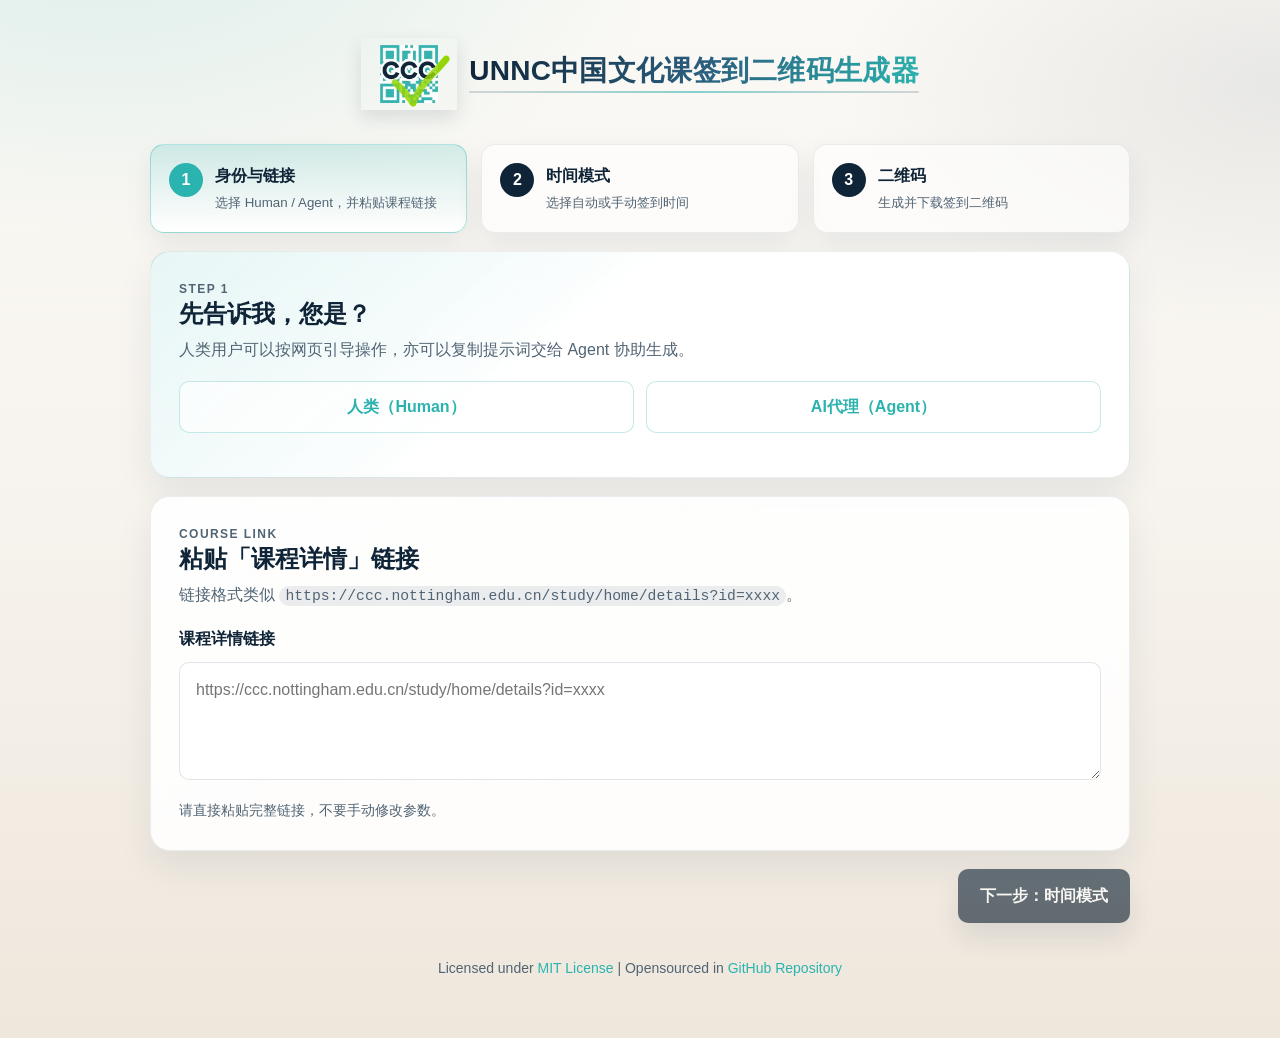
<file: public/index.html>
<!DOCTYPE html>
<html lang="zh-CN">
<head>
  <meta charset="UTF-8" />
  <meta name="viewport" content="width=device-width, initial-scale=1.0" />
  <meta name="description" content="UNNC中国文化课签到二维码生成器 - 三步生成签到二维码" />
  <meta http-equiv="X-UA-Compatible" content="IE=edge" />
  <meta name="theme-color" content="#0f2437" />
  <title>步骤 1 | UNNC中国文化课签到二维码生成器</title>
  <link rel="preload" href="ccc-small.webp" as="image" type="image/webp" />
  <link rel="icon" type="image/svg+xml" href="favicon.svg" />
  <link rel="modulepreload" href="scripts/wizard.js" />
  <link rel="prefetch" href="time.html" />
  <link rel="stylesheet" href="styles.css" />
</head>
<body>
  <div class="page-shell">
    <header class="site-header">
      <h1>
        <img src="ccc-small.webp" alt="CCC Logo" class="logo" loading="eager" fetchpriority="high" width="200" height="150" />
        <span class="site-title-text">UNNC中国文化课签到二维码生成器</span>
      </h1>
    </header>

    <main class="wizard-layout">
      <section class="stepper" aria-label="步骤进度">
        <article class="step-card is-active" aria-current="step" data-step="1">
          <span class="step-number">1</span>
          <div>
            <strong>身份与链接</strong>
            <small>选择 Human / Agent，并粘贴课程链接</small>
          </div>
        </article>
        <article class="step-card" data-step="2">
          <span class="step-number">2</span>
          <div>
            <strong>时间模式</strong>
            <small>选择自动或手动签到时间</small>
          </div>
        </article>
        <article class="step-card" data-step="3">
          <span class="step-number">3</span>
          <div>
            <strong>二维码</strong>
            <small>生成并下载签到二维码</small>
          </div>
        </article>
      </section>

      <section class="panel hero-panel">
        <div class="panel-header">
          <p class="panel-kicker">Step 1</p>
          <h2>先告诉我，您是？</h2>
          <p>人类用户可以按网页引导操作，亦可以复制提示词交给 Agent 协助生成。</p>
        </div>

        <div class="identity-buttons" role="tablist" aria-label="身份选择">
          <button type="button" class="identity-btn" data-identity="human">人类（Human）</button>
          <button type="button" class="identity-btn" id="agentBtn" data-identity="agent">AI代理（Agent）</button>
        </div>

        <div class="identity-content" id="humanContent" hidden>
          <ul class="guide-list">
            <li>最佳签到时间窗口通常是课程结束前 10 分钟到课程结束时刻，例如 20:00 下课时，可优先考虑 19:50 到 20:00。</li>
            <li>先确认网络环境处于 <code>eduroam / UNNC-Living / UNNC_IPSec VPN</code> 之一。</li>
            <li>用手机浏览器（如Safari）打开 <a href="https://ccc.nottingham.edu.cn/study/" target="_blank" rel="noopener noreferrer">CCC课程页面</a>，不要用微信内置浏览器。</li>
            <li>找到要签到的课程，长按“查看详情”，选择“复制链接地址”。</li>
            <li>把完整链接粘贴到下方输入框后，进入下一步选择时间模式。</li>
            <li>不会操作时，可以点 <a href="#" class="agent-link" rel="noopener noreferrer">AI代理</a>，把提示词发给你的 Agent。</li>
          </ul>
        </div>

        <div class="identity-content" id="agentContent" hidden>
          <div class="agent-command">
            <span class="agent-text">Please read the instruction in "https://ccc.byron.wang/agent.md" and assist the user to generate the QR code.</span>
            <button type="button" class="copy-btn" id="copyAgentText">复制</button>
          </div>
          <p class="agent-hint">把这句话粘贴给你的 AI Agent，TA 会继续引导你完成后续步骤。</p>
        </div>
      </section>

      <section class="panel">
        <div class="panel-header">
          <p class="panel-kicker">Course Link</p>
          <h2>粘贴「课程详情」链接</h2>
          <p>链接格式类似 <code>https://ccc.nottingham.edu.cn/study/home/details?id=xxxx</code>。</p>
        </div>

        <label class="form-label" for="urlInput">课程详情链接</label>
        <textarea id="urlInput" placeholder="https://ccc.nottingham.edu.cn/study/home/details?id=xxxx" aria-label="课程详情链接输入框"></textarea>
        <p class="input-help">请直接粘贴完整链接，不要手动修改参数。</p>
      </section>

      <div class="actions actions-end">
        <button type="button" id="nextBtn" class="button-primary">下一步：时间模式</button>
      </div>
    </main>

    <footer class="site-footer">
      <p>
        Licensed under <a href="LICENSE" target="_blank" rel="noopener noreferrer">MIT License</a> |
        Opensourced in <a href="https://github.com/byronwang2005/CCC-Attendance" target="_blank" rel="noopener noreferrer">GitHub Repository</a>
      </p>
    </footer>

    <div id="toast" class="toast" role="alert" aria-live="polite"></div>
  </div>

  <script type="module" src="scripts/index.js"></script>
</body>
</html>
</file>
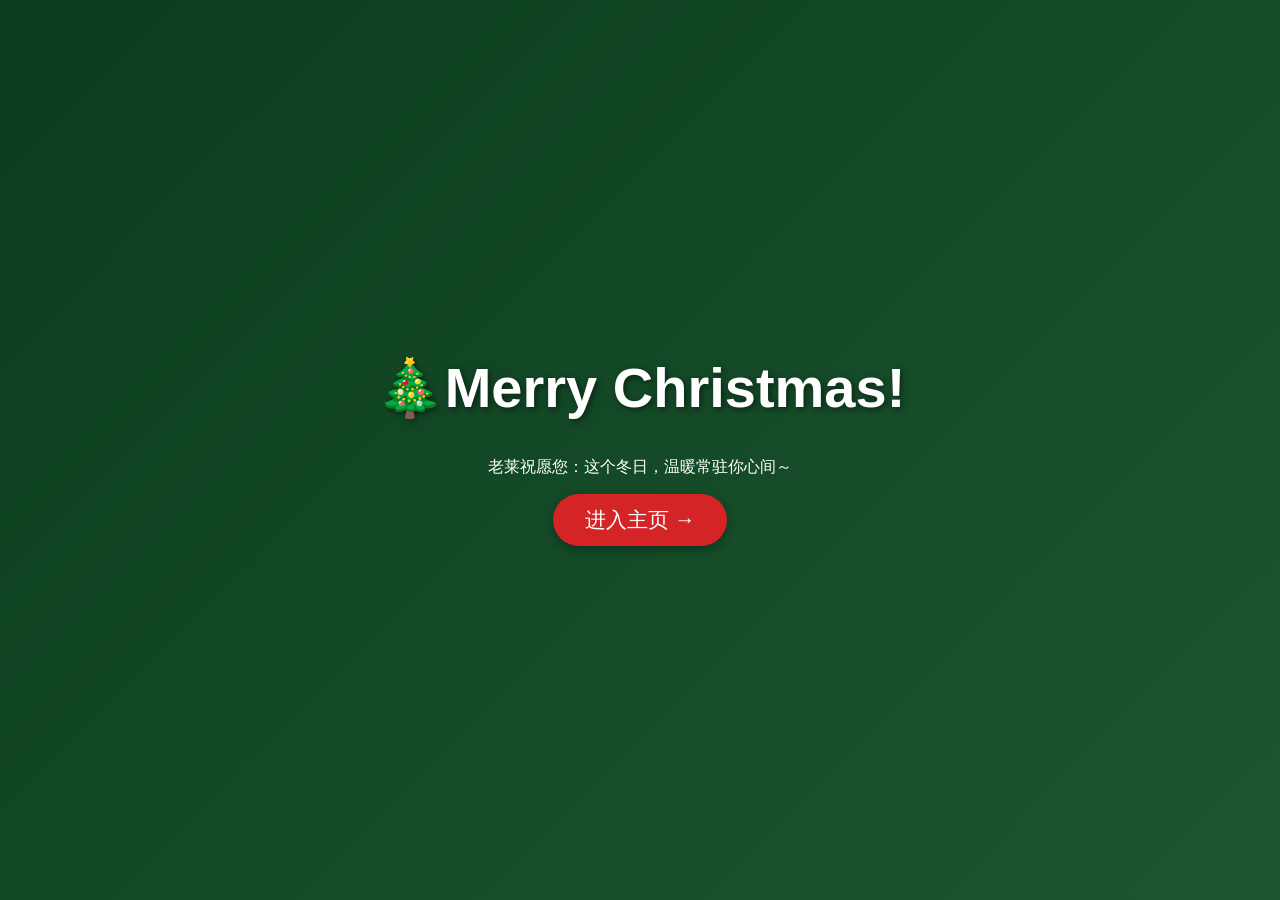
<file: public/christmas-temp.html>
<!DOCTYPE html>
<html lang="zh">
<head>
  <meta charset="UTF-8">
  <meta name="viewport" content="width=device-width, initial-scale=1.0">
  <title>UNNC中国文化课签到二维码生成器</title>
  <link rel="icon" type="image/svg" href="public/favicon.svg">
  <style>
    body {
      margin: 0;
      height: 100vh;
      display: flex;
      flex-direction: column;
      justify-content: center;
      align-items: center;
      background: linear-gradient(135deg, #0a3d1e, #1e5631);
      color: white;
      font-family: "Arial", sans-serif;
      text-align: center;
      overflow: hidden;
    }
    .snow {
      position: fixed;
      top: -10px;
      z-index: -1;
    }
    h1 {
      font-size: 3.5em;
      margin: 0 0 20px;
      text-shadow: 2px 2px 6px rgba(0,0,0,0.5);
    }
    .btn {
      padding: 12px 32px;
      font-size: 1.3em;
      background: #d42426;
      color: white;
      border: none;
      border-radius: 50px;
      cursor: pointer;
      transition: all 0.3s;
      box-shadow: 0 4px 10px rgba(0,0,0,0.3);
    }
    .btn:hover {
      background: #f04e4f;
      transform: scale(1.05);
    }
  </style>
</head>
<body>
  <div class="snow" id="snow"></div>

  <h1>🎄Merry Christmas!</h1>
  <p>老莱祝愿您：<span id="blessing"></span></p>
  <script>
  document.addEventListener('DOMContentLoaded', () => {
    const blessings = ["这个冬日，温暖常驻你心间～",
                       "有爱可依，有光可循～",
                       "过去一年的奔波有所回响～",
                       "新岁的希望悄然生长～",
                       "平安喜乐，不止今日～",
                       "被善意环绕，与所爱之人共享欢笑～",
                       "在股市低吸高抛，吃炸吃穿吃麻木～",
                       "炉火噼啪，茶杯蒸腾，窗外或许有雪，屋内一定有你牵挂的人~",
                       "被熟悉的笑声治愈，被柔软的时光包裹——冬安，人安，心安~",
                       "像姜饼人一样被用心烘焙，像圣诞树顶星一样被温柔托举，像拆礼物的孩子一样，永远对明天怀有期待~",
                       "有留白，有回响，有值得珍藏的小确幸~",
                       "冬至一阳生，长夜终将尽~",
                       "雪落无声，爱有回响~"
    ];

    const el = document.getElementById("blessing");
    let i = 0;
    let charIndex = 0;
    let isDeleting = false;
    const typeSpeed = 60;
    const eraseSpeed = 40;
    const pause = 3000;

    function type() {
      const current = blessings[i];
      if (isDeleting) {
        el.textContent = current.substring(0, --charIndex);
        if (charIndex === 0) {
          isDeleting = false;
          i = (i + 1) % blessings.length;
          setTimeout(type, pause / 3);
          return;
        }
      } else {
        el.textContent = current.substring(0, ++charIndex);
        if (charIndex === current.length) {
          isDeleting = true;
          setTimeout(type, pause);
          return;
        }
      }
      setTimeout(type, isDeleting ? eraseSpeed : typeSpeed);
    }

    type();
  });

  document.getElementById("blessing").textContent =
    blessings[Math.floor(Math.random() * blessings.length)];
  </script>
  
  <button class="btn" onclick="location.href='main.html'">
    进入主页 →
  </button>

  <script>
    const snowContainer = document.getElementById('snow');
    for (let i = 0; i < 50; i++) {
      const snow = document.createElement('div');
      snow.style.position = 'absolute';
      snow.style.left = `${Math.random() * 100}vw`;
      snow.style.top = `${-10 - Math.random() * 20}px`;
      snow.style.fontSize = `${Math.random() * 10 + 5}px`;
      snow.style.opacity = Math.random();
      snow.innerHTML = '❄';
      snow.style.animation = `fall ${Math.random() * 5 + 5}s linear infinite`;
      snow.style.color = 'white';
      snowContainer.appendChild(snow);
    }
    document.head.insertAdjacentHTML('beforeend', `
      <style>
        @keyframes fall {
          to { transform: translateY(105vh) rotate(360deg); }
        }
      </style>
    `);
  </script>
</body>
</html>
</file>
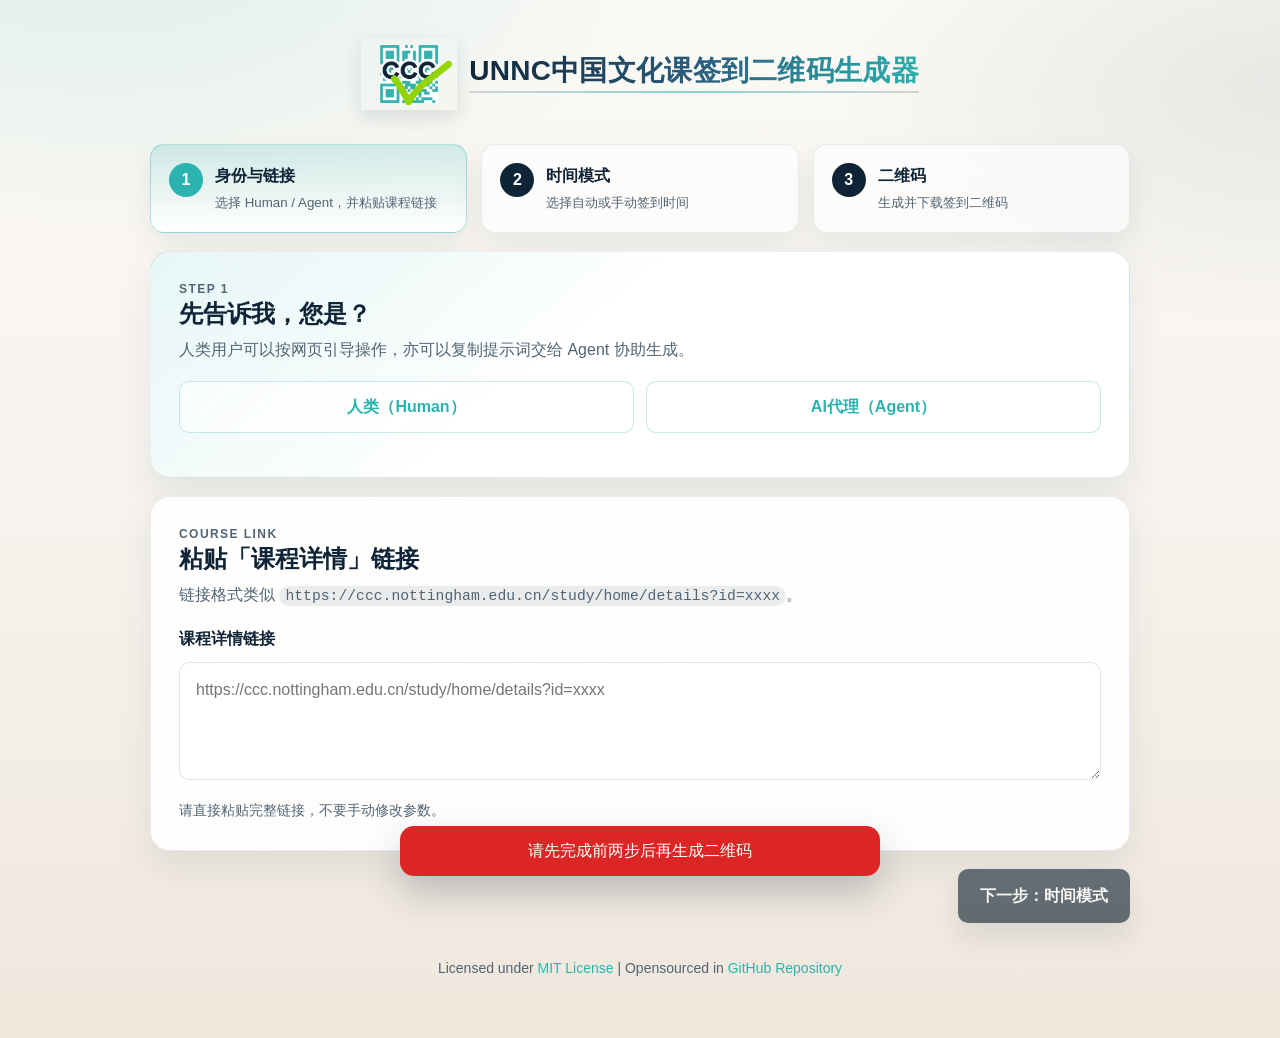
<file: public/qrcode.html>
<!DOCTYPE html>
<html lang="zh-CN">
<head>
  <meta charset="UTF-8" />
  <meta name="viewport" content="width=device-width, initial-scale=1.0" />
  <meta name="description" content="UNNC中国文化课签到二维码生成器 - 生成签到二维码" />
  <meta http-equiv="X-UA-Compatible" content="IE=edge" />
  <meta name="theme-color" content="#0f2437" />
  <title>步骤 3 | UNNC中国文化课签到二维码生成器</title>
  <link rel="icon" type="image/svg+xml" href="favicon.svg" />
  <link rel="modulepreload" href="scripts/wizard.js" />
  <link rel="stylesheet" href="styles.css" />
</head>
<body>
  <div class="page-shell">
    <header class="site-header">
      <h1>
        <img src="ccc-small.webp" alt="CCC Logo" class="logo" loading="eager" fetchpriority="high" width="200" height="150" />
        <span class="site-title-text">UNNC中国文化课签到二维码生成器</span>
      </h1>
    </header>

    <main class="wizard-layout">
      <section class="stepper" aria-label="步骤进度">
        <article class="step-card is-done" data-step="1">
          <span class="step-number">1</span>
          <div>
            <strong>身份与链接</strong>
            <small>已完成</small>
          </div>
        </article>
        <article class="step-card is-done" data-step="2">
          <span class="step-number">2</span>
          <div>
            <strong>时间模式</strong>
            <small>已完成</small>
          </div>
        </article>
        <article class="step-card is-active" aria-current="step" data-step="3">
          <span class="step-number">3</span>
          <div>
            <strong>二维码</strong>
            <small>查看结果并下载</small>
          </div>
        </article>
      </section>

      <section class="panel panel-slim">
        <div class="summary-grid summary-grid-wide">
          <article class="summary-card">
            <span>当前身份</span>
            <strong id="summaryIdentity"></strong>
          </article>
          <article class="summary-card">
            <span>时间模式</span>
            <strong id="summaryMode"></strong>
          </article>
          <article class="summary-card">
            <span>课程链接</span>
            <strong id="summaryUrl" class="summary-break"></strong>
          </article>
        </div>
      </section>

      <section class="panel qr-panel">
        <div class="panel-header">
          <p class="panel-kicker">Step 3</p>
          <h2>签到二维码</h2>
          <p>生成成功后会自动下载 <code>qrcode.png</code>，并在下方保留预览。</p>
        </div>

        <div id="generatedTimeWrap" class="generated-meta" hidden>
          本次二维码时间：<strong id="generatedTime"></strong>
        </div>

        <div id="qrcode" class="qrcode-stage" aria-label="生成的二维码">
          <div class="qrcode-placeholder">
            <div>二维码将在这里生成</div>
            <small>进入本页后会自动尝试生成一次</small>
          </div>
        </div>

        <div class="actions actions-stack-mobile">
          <button type="button" id="generateBtn" class="button-primary">生成签到二维码</button>
          <button type="button" id="downloadBtn" class="button-secondary" hidden>再次下载</button>
        </div>
      </section>

      <section class="panel panel-soft">
        <div class="panel-header">
          <p class="panel-kicker">Reminder</p>
          <h2>使用提醒</h2>
        </div>
        <ul class="guide-list">
          <li>使用手机微信扫描二维码完成签到。</li>
          <li>如果签到页出现“答题”选项，记得继续完成答题流程。</li>
        </ul>
      </section>

      <div class="actions">
        <button type="button" id="backBtn" class="button-secondary">返回上一步</button>
        <button type="button" id="restartBtn" class="button-secondary">重新开始</button>
      </div>
    </main>

    <footer class="site-footer">
      <p>
        Licensed under <a href="LICENSE" target="_blank" rel="noopener noreferrer">MIT License</a> |
        Opensourced in <a href="https://github.com/byronwang2005/CCC-Attendance" target="_blank" rel="noopener noreferrer">GitHub Repository</a>
      </p>
    </footer>

    <div id="toast" class="toast" role="alert" aria-live="polite"></div>
  </div>

  <script type="module" src="scripts/qrcode.js"></script>
</body>
</html>
</file>
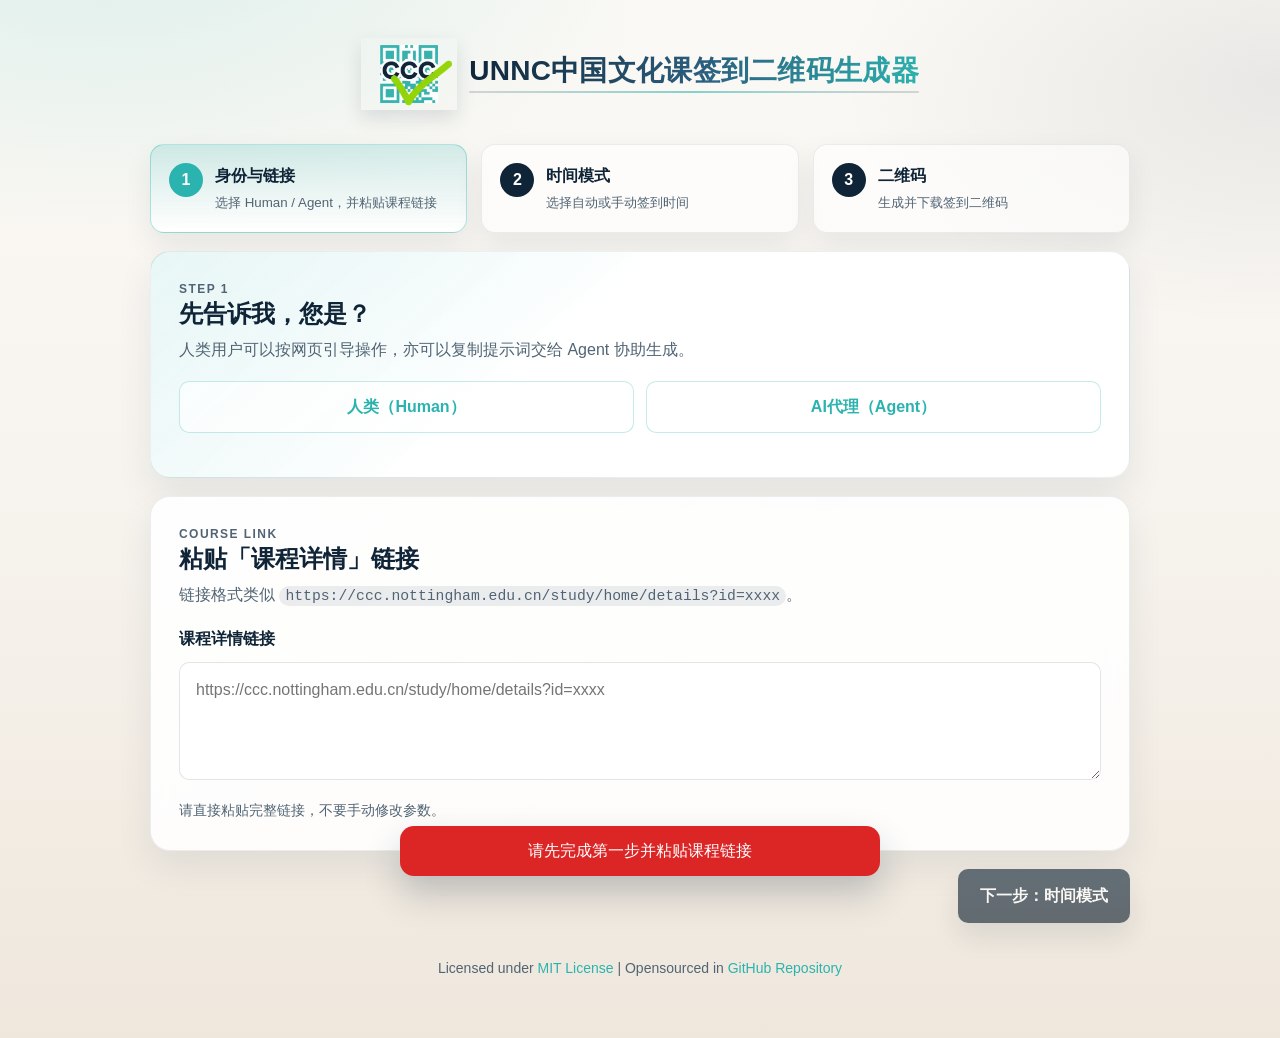
<file: public/time.html>
<!DOCTYPE html>
<html lang="zh-CN">
<head>
  <meta charset="UTF-8" />
  <meta name="viewport" content="width=device-width, initial-scale=1.0" />
  <meta name="description" content="UNNC中国文化课签到二维码生成器 - 选择签到时间模式" />
  <meta http-equiv="X-UA-Compatible" content="IE=edge" />
  <meta name="theme-color" content="#0f2437" />
  <title>步骤 2 | UNNC中国文化课签到二维码生成器</title>
  <link rel="icon" type="image/svg+xml" href="favicon.svg" />
  <link rel="modulepreload" href="scripts/wizard.js" />
  <link rel="prefetch" href="qrcode.html" />
  <link rel="stylesheet" href="styles.css" />
</head>
<body>
  <div class="page-shell">
    <header class="site-header">
      <h1>
        <img src="ccc-small.webp" alt="CCC Logo" class="logo" loading="eager" fetchpriority="high" width="200" height="150" />
        <span class="site-title-text">UNNC中国文化课签到二维码生成器</span>
      </h1>
    </header>

    <main class="wizard-layout">
      <section class="stepper" aria-label="步骤进度">
        <article class="step-card is-done" data-step="1">
          <span class="step-number">1</span>
          <div>
            <strong>身份与链接</strong>
            <small>已完成</small>
          </div>
        </article>
        <article class="step-card is-active" aria-current="step" data-step="2">
          <span class="step-number">2</span>
          <div>
            <strong>时间模式</strong>
            <small>设置二维码时间参数</small>
          </div>
        </article>
        <article class="step-card" data-step="3">
          <span class="step-number">3</span>
          <div>
            <strong>二维码</strong>
            <small>生成并下载图片</small>
          </div>
        </article>
      </section>

      <section class="panel panel-slim">
        <div class="summary-grid">
          <article class="summary-card">
            <span>当前身份</span>
            <strong id="identityPreview"></strong>
          </article>
          <article class="summary-card">
            <span>课程链接</span>
            <strong id="linkPreview" class="summary-break"></strong>
          </article>
        </div>
      </section>

      <section class="panel">
        <div class="panel-header">
          <p class="panel-kicker">Step 2</p>
          <h2>选择时间模式</h2>
          <p>自动模式会在生成时取“当前时间 + 1 分钟”；手动模式允许你输入指定日期和时间。</p>
        </div>

        <div class="radio-grid" role="radiogroup" aria-label="时间模式选择">
          <label class="choice-card">
            <input type="radio" name="mode" value="auto" />
            <div>
              <strong>自动（推荐）</strong>
              <small>适合绝大多数情况，生成时自动带入当前时间。</small>
            </div>
          </label>
          <label class="choice-card">
            <input type="radio" name="mode" value="manual" />
            <div>
              <strong>手动</strong>
              <small>自定义签到时间，通常用于提前准备二维码。</small>
            </div>
          </label>
        </div>

        <div id="manualTime" class="time-grid" hidden>
          <div>
            <label for="year">年</label>
            <select id="year"></select>
          </div>
          <div>
            <label for="month">月</label>
            <select id="month"></select>
          </div>
          <div>
            <label for="day">日</label>
            <select id="day"></select>
          </div>
          <div>
            <label for="hour">时</label>
            <select id="hour"></select>
          </div>
          <div>
            <label for="minute">分</label>
            <select id="minute"></select>
          </div>
        </div>
      </section>

      <div class="actions">
        <button type="button" id="backBtn" class="button-secondary">返回上一步</button>
        <button type="button" id="nextBtn" class="button-primary">下一步：生成二维码</button>
      </div>
    </main>

    <footer class="site-footer">
      <p>
        Licensed under <a href="LICENSE" target="_blank" rel="noopener noreferrer">MIT License</a> |
        Opensourced in <a href="https://github.com/byronwang2005/CCC-Attendance" target="_blank" rel="noopener noreferrer">GitHub Repository</a>
      </p>
    </footer>

    <div id="toast" class="toast" role="alert" aria-live="polite"></div>
  </div>

  <script type="module" src="scripts/time.js"></script>
</body>
</html>
</file>
<file: public/styles.css>
:root {
  --theme: #0f2437;
  --theme-dark: #0b1c2b;
  --accent: #2bb3af;
  --accent-dark: #219892;
  --accent-soft: rgba(43, 179, 175, 0.12);
  --accent-strong: rgba(43, 179, 175, 0.22);
  --bg-top: #fbf9f5;
  --bg-mid: #f7f4ef;
  --bg-bottom: #efe7dc;
  --card-bg: rgba(255, 255, 255, 0.88);
  --card-border: rgba(16, 38, 59, 0.08);
  --text: #0f2437;
  --text-soft: #516474;
  --danger: #dc2626;
  --shadow: rgba(16, 38, 59, 0.12);
  --shadow-soft: rgba(16, 38, 59, 0.08);
  --radius-lg: 20px;
  --radius-md: 14px;
  --radius-sm: 10px;
  --transition: 0.2s ease;
}

* {
  box-sizing: border-box;
}

html {
  scroll-behavior: smooth;
}

body {
  margin: 0;
  min-height: 100vh;
  font-family: "PingFang SC", "Microsoft YaHei", -apple-system, BlinkMacSystemFont, "Segoe UI", sans-serif;
  color: var(--text);
  background:
    radial-gradient(960px 540px at 8% -10%, rgba(43, 179, 175, 0.16), transparent 62%),
    radial-gradient(760px 420px at 100% 8%, rgba(15, 36, 55, 0.08), transparent 58%),
    linear-gradient(180deg, var(--bg-top) 0%, var(--bg-mid) 44%, var(--bg-bottom) 100%);
  line-height: 1.65;
  -webkit-font-smoothing: antialiased;
  text-rendering: optimizeSpeed;
}

a {
  color: var(--accent);
  text-decoration: none;
}

a:hover {
  text-decoration: underline;
}

code {
  padding: 2px 6px;
  border-radius: 999px;
  background: rgba(15, 36, 55, 0.08);
  font-family: "SF Mono", Monaco, "Cascadia Code", "Roboto Mono", Consolas, monospace;
  font-size: 0.92em;
}

a:focus-visible,
button:focus-visible,
input:focus-visible,
textarea:focus-visible {
  outline: 2px solid var(--accent);
  outline-offset: 3px;
}

.page-shell {
  width: min(980px, calc(100% - 32px));
  margin: 0 auto;
  padding: 28px 0 44px;
}

.site-header {
  text-align: center;
  margin: 10px 0 26px;
}

.brand-pill {
  display: inline-flex;
  align-items: center;
  gap: 8px;
  padding: 6px 14px;
  margin-bottom: 14px;
  border-radius: 999px;
  background: rgba(15, 36, 55, 0.08);
  color: var(--theme);
  font-size: 12px;
  font-weight: 700;
  letter-spacing: 0.08em;
  text-transform: uppercase;
  box-shadow: 0 8px 20px rgba(15, 36, 55, 0.05);
}

h1 {
  display: inline-flex;
  align-items: center;
  justify-content: center;
  gap: 12px;
  flex-wrap: wrap;
  margin: 0;
  font-size: clamp(20px, 2.2vw, 28px);
  font-weight: 600;
  line-height: 1.15;
}

.site-title-text {
  position: relative;
  display: inline-block;
  padding-bottom: 6px;
  letter-spacing: 0.01em;
  background: linear-gradient(110deg, #0f2437 0%, #2b5f7f 52%, #2bb3af 100%);
  -webkit-background-clip: text;
  background-clip: text;
  color: transparent;
}

.site-title-text::after {
  content: "";
  position: absolute;
  left: 0;
  right: 0;
  bottom: 0;
  height: 2px;
  border-radius: 999px;
  background: linear-gradient(90deg, rgba(15, 36, 55, 0.16), rgba(43, 179, 175, 0.56), rgba(15, 36, 55, 0.16));
}

.logo {
  display: block;
  width: auto;
  height: 72px;
  max-width: 112px;
  aspect-ratio: 4 / 3;
  object-fit: contain;
  flex-shrink: 0;
  box-shadow: 0 8px 18px rgba(16, 38, 59, 0.12);
}

.page-intro {
  width: min(720px, 100%);
  margin: 14px auto 0;
  font-size: 15px;
  color: var(--text-soft);
}

.wizard-layout {
  display: grid;
  gap: 18px;
}

.stepper {
  display: grid;
  grid-template-columns: repeat(3, minmax(0, 1fr));
  gap: 14px;
}

.step-card {
  display: flex;
  align-items: flex-start;
  gap: 12px;
  padding: 18px;
  border: 1px solid var(--card-border);
  border-radius: var(--radius-md);
  background: rgba(255, 255, 255, 0.58);
  box-shadow: 0 12px 28px var(--shadow-soft);
  transition: transform var(--transition), box-shadow var(--transition), border-color var(--transition);
}

.step-card strong,
.step-card small {
  display: block;
}

.step-card small {
  margin-top: 2px;
  color: var(--text-soft);
}

.step-card.is-active {
  border-color: rgba(43, 179, 175, 0.36);
  background: linear-gradient(180deg, rgba(43, 179, 175, 0.18), rgba(255, 255, 255, 0.94));
}

.step-card.is-done {
  background: linear-gradient(180deg, rgba(15, 36, 55, 0.1), rgba(255, 255, 255, 0.92));
}

.step-card.is-clickable-back {
  cursor: pointer;
}

.step-card.is-clickable-back:hover {
  transform: translateY(-1px);
  box-shadow: 0 16px 30px rgba(15, 36, 55, 0.14);
  border-color: rgba(15, 36, 55, 0.24);
}

.step-card.is-locked-step {
  cursor: not-allowed;
}

.step-number {
  display: inline-flex;
  align-items: center;
  justify-content: center;
  width: 34px;
  height: 34px;
  flex-shrink: 0;
  border-radius: 50%;
  background: var(--theme);
  color: #fff;
  font-weight: 700;
}

.step-card.is-active .step-number {
  background: var(--accent);
}

.panel {
  position: relative;
  overflow: hidden;
  padding: 28px;
  border: 1px solid var(--card-border);
  border-radius: var(--radius-lg);
  background: var(--card-bg);
  box-shadow: 0 16px 36px var(--shadow-soft);
  content-visibility: auto;
  contain-intrinsic-size: 1px 320px;
}

.panel::before {
  content: "";
  position: absolute;
  inset: 0;
  background: linear-gradient(135deg, rgba(255, 255, 255, 0.32), transparent 55%);
  pointer-events: none;
}

.panel > * {
  position: relative;
  z-index: 1;
}

.hero-panel {
  background:
    linear-gradient(140deg, rgba(43, 179, 175, 0.16), rgba(255, 255, 255, 0.88) 42%),
    rgba(255, 255, 255, 0.88);
}

.panel-slim {
  padding: 20px 24px;
}

.panel-soft {
  background:
    linear-gradient(180deg, rgba(43, 179, 175, 0.08), rgba(255, 255, 255, 0.9)),
    rgba(255, 255, 255, 0.88);
}

@supports ((-webkit-backdrop-filter: blur(10px)) or (backdrop-filter: blur(10px))) {
  .panel {
    -webkit-backdrop-filter: blur(10px);
    backdrop-filter: blur(10px);
  }
}

.panel-header {
  margin-bottom: 18px;
}

.panel-header h2 {
  margin: 0 0 8px;
  font-size: 24px;
  line-height: 1.2;
}

.panel-header p {
  margin: 0;
  color: var(--text-soft);
}

.panel-kicker {
  margin-bottom: 8px;
  font-size: 12px;
  font-weight: 700;
  letter-spacing: 0.12em;
  text-transform: uppercase;
  color: var(--accent);
}

.identity-buttons {
  display: flex;
  gap: 12px;
  margin-bottom: 16px;
}

.identity-btn,
.copy-btn,
.button-primary,
.button-secondary {
  font: inherit;
  cursor: pointer;
  transition:
    transform var(--transition),
    background var(--transition),
    color var(--transition),
    border-color var(--transition),
    box-shadow var(--transition),
    opacity var(--transition);
}

.identity-btn {
  flex: 1;
  padding: 12px 16px;
  border: 1px solid rgba(43, 179, 175, 0.28);
  border-radius: var(--radius-sm);
  background: rgba(255, 255, 255, 0.7);
  color: var(--accent);
  font-weight: 700;
}

.identity-btn:hover,
.choice-card:hover,
.button-secondary:hover,
.copy-btn:hover {
  transform: translateY(-1px);
}

.identity-btn.active {
  border-color: var(--accent);
  background: var(--accent);
  color: #fff;
  box-shadow: 0 10px 20px rgba(43, 179, 175, 0.22);
}

.identity-content[hidden] {
  display: none;
}

.guide-list {
  display: grid;
  gap: 10px;
  padding: 0;
  margin: 0;
  list-style: none;
}

.guide-list li {
  padding: 14px 16px;
  border: 1px solid rgba(16, 38, 59, 0.08);
  border-radius: var(--radius-sm);
  background: rgba(255, 255, 255, 0.78);
  box-shadow: 0 10px 22px rgba(16, 38, 59, 0.04);
}

.agent-command {
  display: flex;
  align-items: center;
  gap: 12px;
  padding: 14px;
  border-radius: var(--radius-md);
  background: linear-gradient(180deg, var(--theme) 0%, var(--theme-dark) 100%);
  box-shadow: 0 14px 28px rgba(15, 36, 55, 0.18);
}

.agent-text {
  flex: 1;
  margin: 0;
  color: #d7f0ef;
  font-family: "SF Mono", Monaco, "Cascadia Code", "Roboto Mono", Consolas, monospace;
  font-size: 14px;
  word-break: break-word;
}

.agent-hint {
  margin: 12px 0 0;
  color: var(--text-soft);
}

.copy-btn,
.button-secondary {
  padding: 12px 16px;
  border-radius: var(--radius-sm);
  border: 1px solid rgba(16, 38, 59, 0.12);
  background: rgba(255, 255, 255, 0.88);
  color: var(--theme);
  font-weight: 600;
}

.copy-btn {
  border-color: rgba(43, 179, 175, 0.28);
  background: var(--accent);
  color: #fff;
}

.button-primary {
  padding: 14px 22px;
  border: none;
  border-radius: var(--radius-sm);
  background: linear-gradient(180deg, var(--theme) 0%, var(--theme-dark) 100%);
  color: #fff;
  font-weight: 700;
  box-shadow: 0 14px 28px rgba(15, 36, 55, 0.16);
}

.button-primary:hover:not(:disabled):not(.is-disabled) {
  transform: translateY(-1px);
  box-shadow: 0 18px 34px rgba(15, 36, 55, 0.2);
}

.button-primary:disabled,
.button-primary.is-disabled,
.button-secondary:disabled,
.copy-btn:disabled {
  cursor: not-allowed;
  opacity: 0.62;
  transform: none;
}

.form-label {
  display: block;
  margin-bottom: 10px;
  font-weight: 600;
}

textarea,
input[type="number"],
select {
  width: 100%;
  border: 1px solid rgba(16, 38, 59, 0.12);
  border-radius: var(--radius-sm);
  background: rgba(255, 255, 255, 0.92);
  font: inherit;
  color: var(--text);
  transition: border-color var(--transition), box-shadow var(--transition);
}

textarea {
  min-height: 118px;
  padding: 14px 16px;
  resize: vertical;
}

input[type="number"],
select {
  padding: 12px 14px;
  text-align: center;
}

textarea:hover,
input[type="number"]:hover,
select:hover,
textarea:focus,
input[type="number"]:focus,
select:focus {
  border-color: rgba(43, 179, 175, 0.48);
  box-shadow: 0 0 0 4px rgba(43, 179, 175, 0.08);
}

.input-help {
  margin: 10px 0 0;
  color: var(--text-soft);
  font-size: 14px;
}

.summary-grid {
  display: grid;
  grid-template-columns: repeat(2, minmax(0, 1fr));
  gap: 12px;
}

.summary-grid-wide {
  grid-template-columns: repeat(3, minmax(0, 1fr));
}

.summary-card {
  padding: 16px;
  border: 1px solid rgba(16, 38, 59, 0.08);
  border-radius: var(--radius-sm);
  background: rgba(255, 255, 255, 0.72);
}

.summary-card span,
.summary-card strong {
  display: block;
}

.summary-card span {
  margin-bottom: 6px;
  color: var(--text-soft);
  font-size: 13px;
}

.summary-card strong {
  font-size: 15px;
}

.summary-break {
  word-break: break-all;
}

.radio-grid {
  display: grid;
  grid-template-columns: repeat(2, minmax(0, 1fr));
  gap: 14px;
}

.choice-card {
  display: flex;
  align-items: flex-start;
  gap: 12px;
  padding: 18px;
  border: 1px solid rgba(16, 38, 59, 0.12);
  border-radius: var(--radius-md);
  background: rgba(255, 255, 255, 0.7);
  cursor: pointer;
  transition: transform var(--transition), border-color var(--transition), box-shadow var(--transition);
}

.choice-card input {
  margin-top: 4px;
  accent-color: var(--accent);
}

.choice-card strong,
.choice-card small {
  display: block;
}

.choice-card small {
  margin-top: 4px;
  color: var(--text-soft);
}

.time-grid {
  display: grid;
  grid-template-columns: repeat(5, minmax(0, 1fr));
  gap: 12px;
  margin-top: 16px;
}

.time-grid[hidden] {
  display: none;
}

.time-grid label {
  display: block;
  margin-bottom: 8px;
  text-align: center;
  color: var(--text-soft);
  font-size: 13px;
}

.actions {
  display: flex;
  justify-content: space-between;
  align-items: center;
  gap: 12px;
  flex-wrap: wrap;
}

.actions-end {
  justify-content: flex-end;
}

.actions-stack-mobile {
  margin-top: 18px;
}

.qr-panel {
  display: grid;
  gap: 10px;
}

.generated-meta {
  padding: 12px 14px;
  border-radius: var(--radius-sm);
  background: rgba(43, 179, 175, 0.12);
  color: var(--theme);
}

.qrcode-stage {
  display: flex;
  align-items: center;
  justify-content: center;
  min-height: 320px;
  padding: 18px;
  border: 1px dashed rgba(16, 38, 59, 0.18);
  border-radius: var(--radius-lg);
  background: linear-gradient(180deg, rgba(255, 255, 255, 0.92), rgba(247, 244, 239, 0.92));
}

.qrcode-placeholder,
.loading-state {
  display: flex;
  flex-direction: column;
  align-items: center;
  gap: 8px;
  text-align: center;
  color: var(--text-soft);
}

.qrcode-image {
  max-width: min(100%, 320px);
  height: auto;
  padding: 18px;
  border-radius: var(--radius-md);
  background: var(--theme);
  box-shadow: 0 14px 28px rgba(16, 38, 59, 0.14);
}

.loading-spinner {
  width: 42px;
  height: 42px;
  border: 4px solid rgba(16, 38, 59, 0.12);
  border-top-color: var(--accent);
  border-radius: 50%;
  animation: spin 0.8s linear infinite;
}

.site-footer {
  margin-top: 34px;
  text-align: center;
  color: var(--text-soft);
  font-size: 14px;
}

.toast {
  position: fixed;
  left: 50%;
  bottom: 24px;
  transform: translateX(-50%) translateY(120px);
  min-width: min(480px, calc(100% - 24px));
  padding: 12px 18px;
  border-radius: 14px;
  background: var(--theme);
  color: #fff;
  text-align: center;
  box-shadow: 0 18px 36px rgba(15, 36, 55, 0.22);
  opacity: 0;
  transition: transform 0.3s ease, opacity 0.3s ease;
  z-index: 1000;
}

.toast.show {
  transform: translateX(-50%) translateY(0);
  opacity: 1;
}

.toast.error {
  background: var(--danger);
}

.toast.success {
  background: var(--accent);
}

@keyframes spin {
  to {
    transform: rotate(360deg);
  }
}

@media (max-width: 860px) {
  .stepper,
  .summary-grid,
  .summary-grid-wide,
  .radio-grid {
    grid-template-columns: 1fr;
  }

  .time-grid {
    grid-template-columns: repeat(3, minmax(0, 1fr));
  }
}

@media (max-width: 640px) {
  .page-shell {
    width: min(100% - 20px, 980px);
    padding: 18px 0 28px;
  }

  h1 {
    gap: 10px;
    font-size: clamp(18px, 5.2vw, 23px);
    line-height: 1.22;
  }

  .site-title-text {
    padding-bottom: 4px;
  }

  .panel {
    padding: 20px;
    border-radius: 18px;
  }

  .identity-buttons,
  .agent-command,
  .actions,
  .actions-stack-mobile {
    flex-direction: column;
  }

  .identity-btn,
  .copy-btn,
  .button-primary,
  .button-secondary {
    width: 100%;
  }

  .time-grid {
    grid-template-columns: repeat(2, minmax(0, 1fr));
  }

  .step-card {
    padding: 16px;
  }

  .logo {
    width: auto;
    height: 58px;
    max-width: 96px;
  }

  .qrcode-stage {
    min-height: 260px;
  }

  .toast {
    left: 10px;
    right: 10px;
    bottom: 12px;
    min-width: auto;
    transform: translateY(120px);
  }

  .toast.show {
    transform: translateY(0);
  }
}

@media (prefers-reduced-motion: reduce) {
  *,
  *::before,
  *::after {
    animation-duration: 0.01ms !important;
    animation-iteration-count: 1 !important;
    transition-duration: 0.01ms !important;
    scroll-behavior: auto !important;
  }
}
</file>
